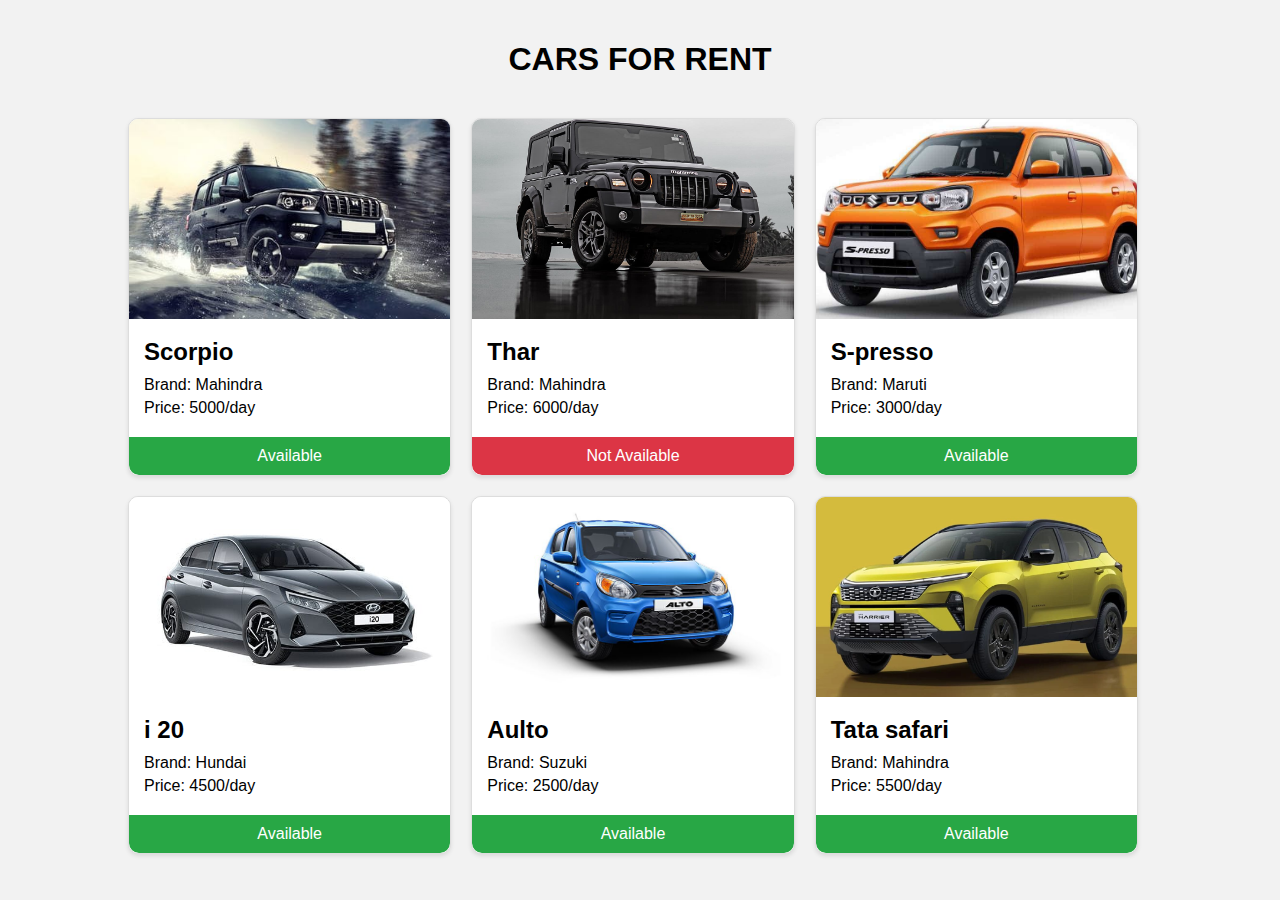
<file: car_rental_management system/avilable.html>
<!DOCTYPE html>
<html lang="en">
<head>
    <meta charset="UTF-8">
    <meta name="viewport" content="width=device-width, initial-scale=1.0">
    <title>Car Rental System</title>
    <style>
        body {
            font-family: Arial, sans-serif;
            background-color: #f2f2f2;
            margin: 0;
            padding: 0;
        }
        .container {
            width: 80%;
            margin: 0 auto;
            padding: 20px;
        }
        h1 {
            text-align: center;
            margin-bottom: 40px;
        }
        .car-list {
            display: flex;
            flex-wrap: wrap;
            gap: 20px;
        }
        .car-item {
            background-color: #fff;
            border: 1px solid #ddd;
            border-radius: 10px;
            overflow: hidden;
            width: calc(33.333% - 20px);
            box-shadow: 0 2px 4px rgba(0,0,0,0.1);
        }
        .car-item img {
            width: 100%;
            height: 200px;
            object-fit: cover;
        }
        .car-details {
            padding: 15px;
        }
        .car-details h2 {
            margin: 0 0 10px;
        }
        .car-details p {
            margin: 5px 0;
        }
        .availability {
            padding: 10px;
            text-align: center;
            color: #fff;
            border-radius: 0 0 10px 10px;
        }
        .available {
            background-color: #28a745;
        }
        .not-available {
            background-color: #dc3545;
        }
    </style>
</head>
<body>

<div class="container">
    <h1>CARS FOR RENT</h1>
    <div class="car-list">
        <div class="car-item">
            <img src="WhatsApp Image 2024-06-20 at 11.21.48 PM.jpeg" alt="Car 1">
            <div class="car-details">
                <h2>Scorpio</h2>
                <p>Brand: Mahindra</p>
                <p>Price: 5000/day</p>
            </div>
            <div class="availability available">Available</div>
        </div>
        <div class="car-item">
            <img src="2.jpg" alt="Car 2">
            <div class="car-details">
                <h2>Thar</h2>
                <p>Brand:  Mahindra</p>
                <p>Price: 6000/day</p>
            </div>
            <div class="availability not-available">Not Available</div>
        </div>
        <div class="car-item">
            <img src="3.jpg" alt="Car 3">
            <div class="car-details">
                <h2>S-presso</h2>
                <p>Brand: Maruti</p>
                <p>Price: 3000/day</p>
            </div>
            <div class="availability available">Available</div>
        </div>
        <!-- Add more cars as needed -->
        <div class="car-item">
            <img src="4.jpg" alt="Car 3">
            <div class="car-details">
                <h2>i 20</h2>
                <p>Brand: Hundai</p>
                <p>Price: 4500/day</p>
            </div>
            <div class="availability available">Available</div>
        </div>
        <div class="car-item">
            <img src="5.jpg" alt="Car 3">
            <div class="car-details">
                <h2>Aulto</h2>
                <p>Brand: Suzuki</p>
                <p>Price: 2500/day</p>
            </div>
            <div class="availability available">Available</div>
        </div>
        <div class="car-item">
            <img src="6.jpg" alt="Car 3">
            <div class="car-details">
                <h2>Tata safari</h2>
                <p>Brand: Mahindra</p>
                <p>Price: 5500/day</p>
            </div>
            <div class="availability available">Available</div>
        </div>
    </div>
</div>

</body>
</html>
</file>
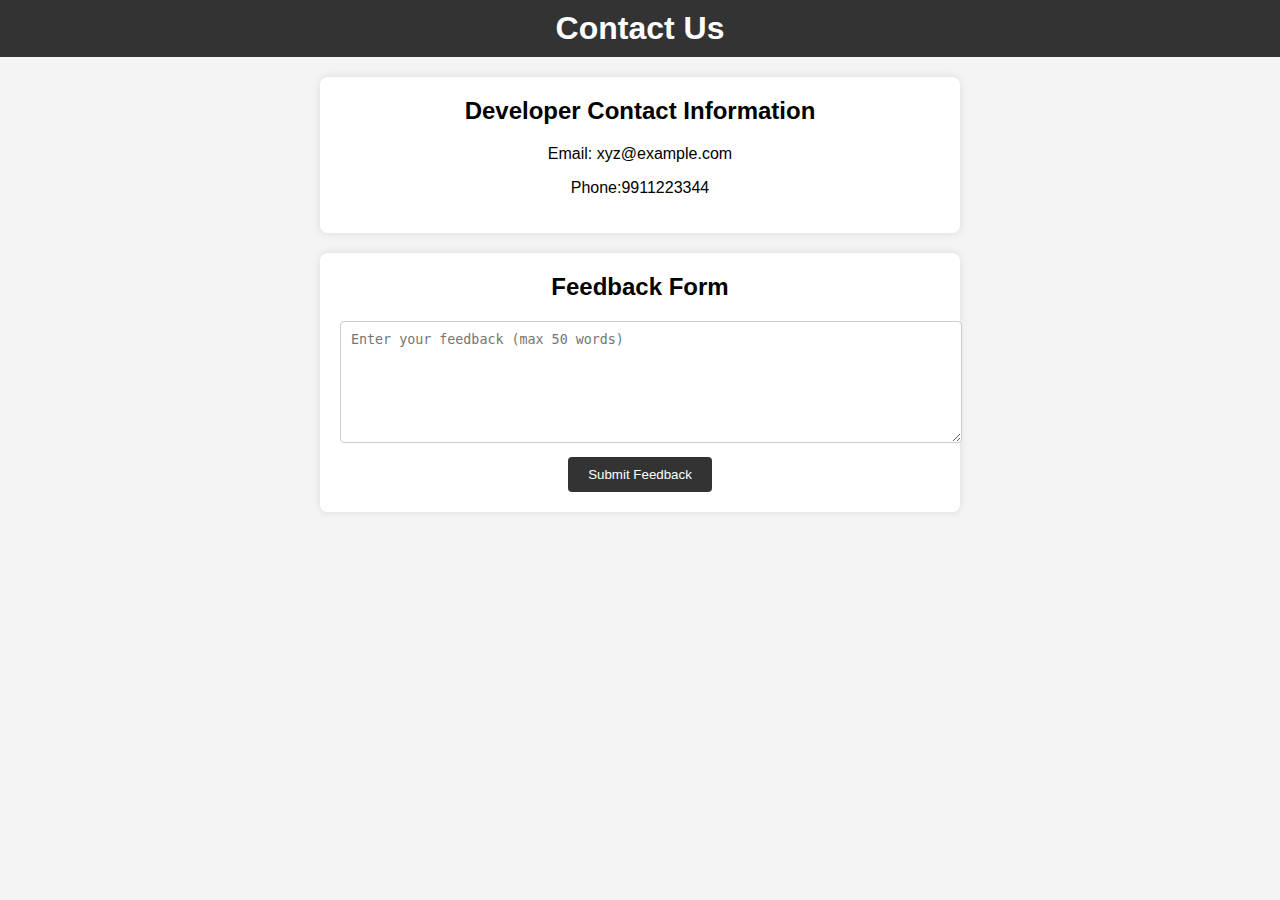
<file: car_rental_management system/contact.html>
<!DOCTYPE html>
<html lang="en">
<head>
    <meta charset="UTF-8">
    <meta name="viewport" content="width=device-width, initial-scale=1.0">
    <title>Contact Us - Car Rental Management System</title>
    <style>
        body {
            font-family: Arial, sans-serif;
            margin: 0;
            padding: 0;
            background-color: #f4f4f4;
            text-align: center;
        }
        .header {
            background-color: #333;
            color: #fff;
            padding: 10px 0;
        }
        .header h1 {
            margin: 0;
        }
        .content {
            margin: 20px;
        }
        .contact-info, .feedback-form {
            background-color: #fff;
            padding: 20px;
            margin: 20px auto;
            box-shadow: 0 0 10px rgba(0,0,0,0.1);
            width: 80%;
            max-width: 600px;
            border-radius: 8px;
        }
        .contact-info h2, .feedback-form h2 {
            margin-top: 0;
        }
        .feedback-form textarea {
            width: 100%;
            height: 100px;
            margin-bottom: 10px;
            border: 1px solid #ccc;
            border-radius: 4px;
            padding: 10px;
        }
        .feedback-form input[type="submit"] {
            background-color: #333;
            color: #fff;
            border: none;
            padding: 10px 20px;
            border-radius: 4px;
            cursor: pointer;
        }
        .car-image {
            width: 100%;
            max-width: 600px;
            margin: 20px auto;
        }
        .car-image img {
            width: 100%;
            border-radius: 8px;
        }
    </style>
</head>
<body>
    <div class="header">
        <h1>Contact Us</h1>
    </div>

    <div class="content">
        <div class="car-image">
            
        </div>

        <div class="contact-info">
            <h2>Developer Contact Information</h2>
            <p>Email: xyz@example.com</p>
            <p>Phone:9911223344</p>
        </div>

        <div class="feedback-form">
            <h2>Feedback Form</h2>
            <form action="#">
                <textarea name="feedback" maxlength="50" placeholder="Enter your feedback (max 50 words)"></textarea>
                <br>
                <input type="submit" value="Submit Feedback">
            </form>
        </div>
    </div>
</body>
</html>
</file>
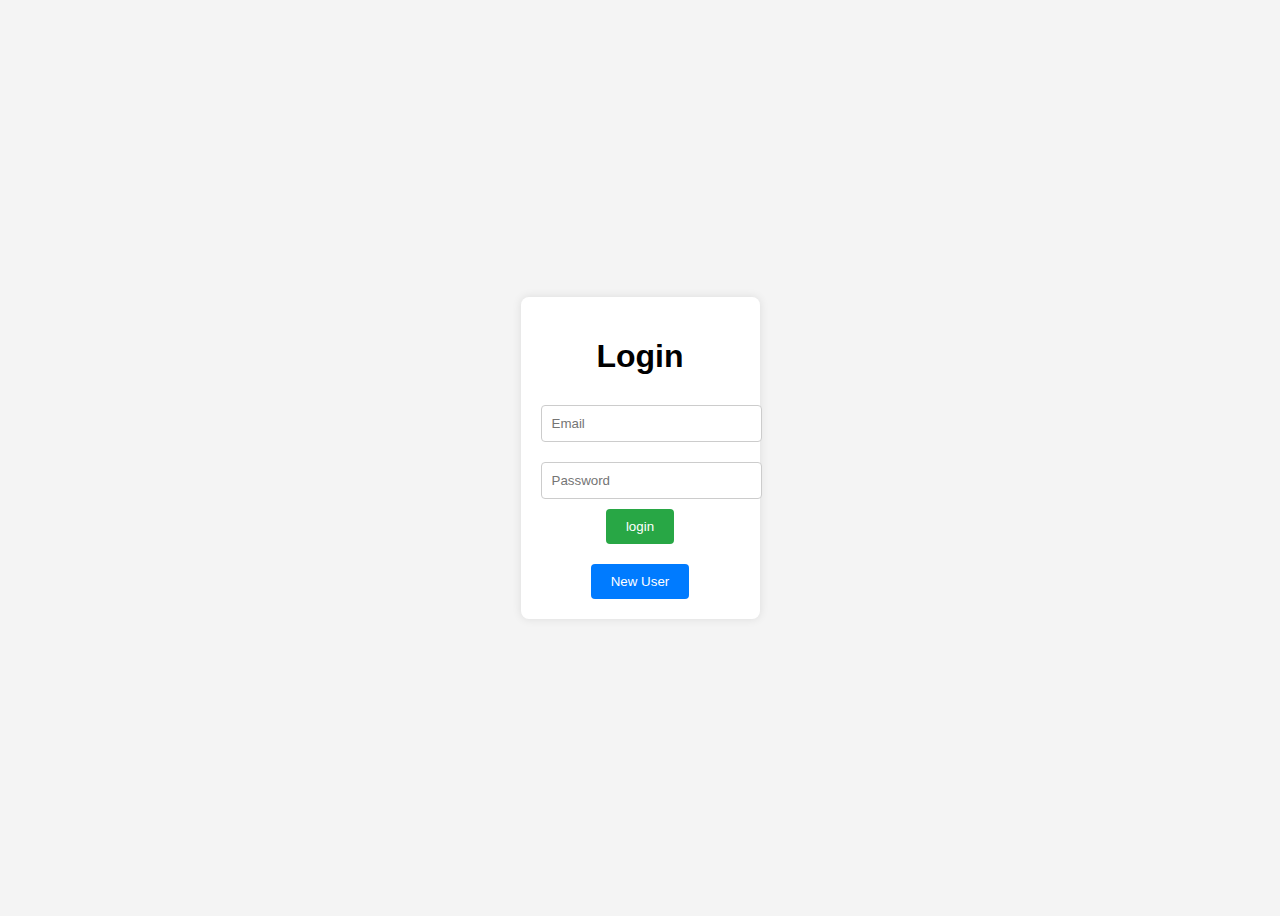
<file: car_rental_management system/main.html>
<!DOCTYPE html>
    <html lang="en">
<head>
    <meta charset="UTF-8">
    <meta name="viewport" content="width=device-width, initial-scale=1.0">
    <title>Car Rental Management System</title>
    <style>
        body {
            font-family: Arial, sans-serif;
            background-color: #f4f4f4;
            display: flex;
            justify-content: center;
            align-items: center;
            height: 100vh;
        }
        .container {
            background-color: #fff;
            padding: 20px;
            border-radius: 8px;
            box-shadow: 0 0 10px rgba(0, 0, 0, 0.1);
            text-align: center;
        }
        .container h1 {
            margin-bottom: 20px;
        }
        .container input {
            width: 100%;
            padding: 10px;
            margin: 10px 0;
            border: 1px solid #ccc;
            border-radius: 4px;
        }
        .container button {
            padding: 10px 20px;
            background-color: #28a745;
            color: #fff;
            border: none;
            border-radius: 4px;
            cursor: pointer;
        }
        .container button:hover {
            background-color: #218838;
        }
        .container .new-user {
            margin-top: 20px;
            background-color: #007bff;
        }
        .container .new-user:hover {
            background-color: #065ab4;
        }
    </style>
</head>
<body>
    <div class="container">
        <h1>Login</h1>
        <form action="welcome.html" method="post">
            <input type="email" placeholder="Email" required><br>
            <input type="password" placeholder="Password" required><br>
            <a href="index.html"><button type="button">login</button>
            
            </a>
        </form>
        <button class="new-user" onclick="location.href='newuser.html'">New User</button>
    </div>
</body>
</html>
</file>
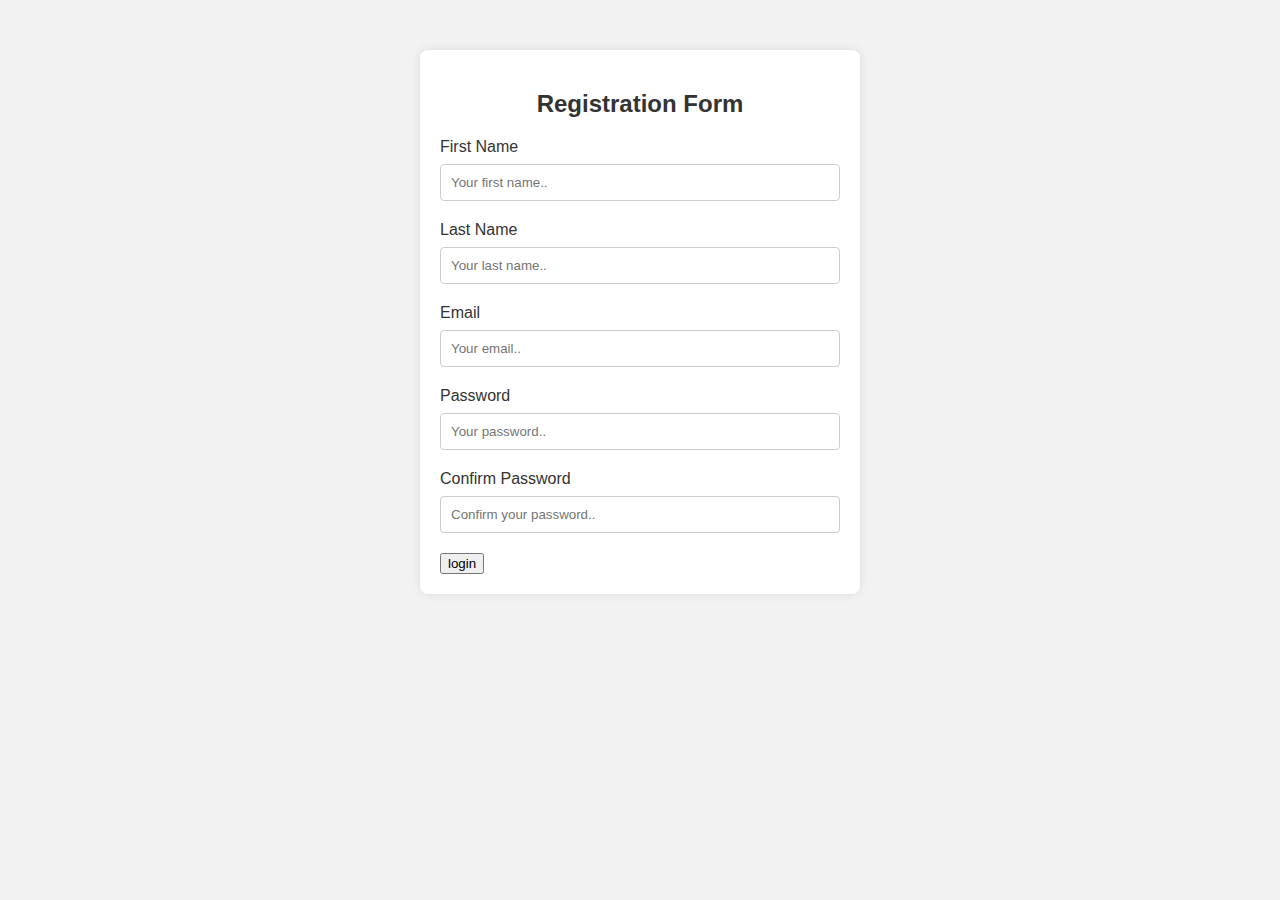
<file: car_rental_management system/newuser.html>
<!DOCTYPE html>
<html lang="en">
<head>
    <meta charset="UTF-8">
    <meta name="viewport" content="width=device-width, initial-scale=1.0">
    <title>Registration Page</title>
    <link rel="stylesheet" href="newuser.css">
</head>
<body>
    <div class="container">
        <h2>Registration Form</h2>
        <form action="/submit_registration" method="post">
            <label for="fname">First Name</label>
            <input type="text" id="fname" name="firstname" placeholder="Your first name.." required>

            <label for="lname">Last Name</label>
            <input type="text" id="lname" name="lastname" placeholder="Your last name.." required>

            <label for="email">Email</label>
            <input type="email" id="email" name="email" placeholder="Your email.." required>

            <label for="password">Password</label>
            <input type="password" id="password" name="password" placeholder="Your password.." required>

            <label for="cpassword">Confirm Password</label>
            <input type="password" id="cpassword" name="confirmpassword" placeholder="Confirm your password.." required>

            <a href="index.html"><button type="button">login</button>
            
            </a>
        </form>
    </div>
</body>
</html>
</file>
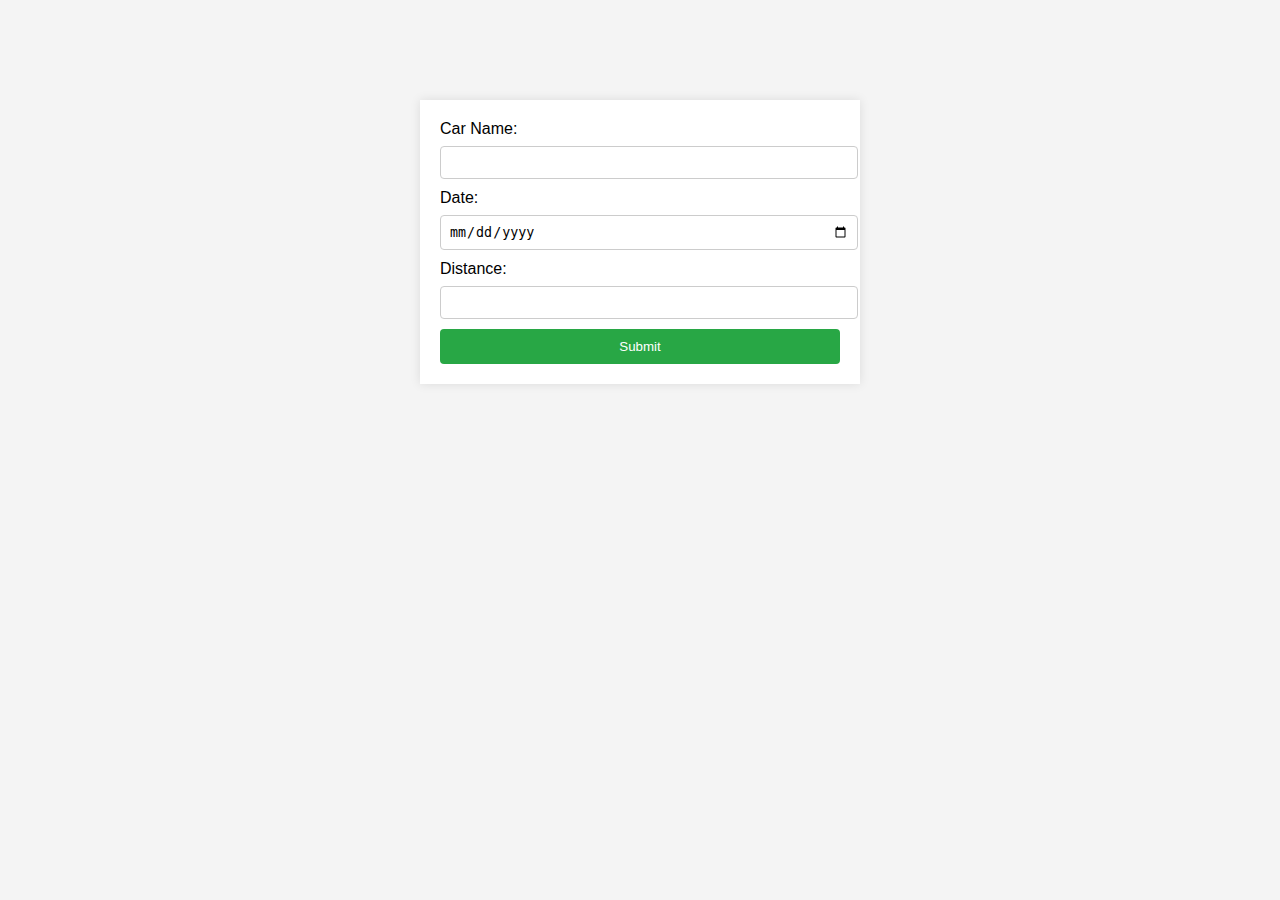
<file: car_rental_management system/page1.html>
<!DOCTYPE html>
<html lang="en">
<head>
    <meta charset="UTF-8">
    <meta name="viewport" content="width=device-width, initial-scale=1.0">
    <title>Car Information Form</title>
    <link rel="stylesheet" href="page1.css">
</head>
<body>
    <form id="carForm">
        <label for="carName">Car Name:</label>
        <input type="text" id="carName" name="carName" required>
        
        <label for="date">Date:</label>
        <input type="date" id="date" name="date" required>
        
        <label for="distance">Distance:</label>
        <input type="number" id="distance" name="distance" required>
        
        <button type="submit">Submit</button>
    </form>

    <div id="popup" class="popup">
        <div class="popup-content">
            <span class="close-btn">&times;</span>
            <h2>Car Information</h2>
            <p id="carInfo"></p>
        </div>
    </div>

    <script src="page1.js"></script>
</body>
</html>
</file>
<file: car_rental_management system/newuser.css>
body {
    font-family: Arial, sans-serif;
    background-color: #f2f2f2;
    margin: 0;
    padding: 0;
}

.container {
    width: 100%;
    max-width: 400px;
    margin: 50px auto;
    background-color: #fff;
    padding: 20px;
    box-shadow: 0 0 10px rgba(0, 0, 0, 0.1);
    border-radius: 8px;
}

h2 {
    text-align: center;
    color: #333;
}

form {
    display: flex;
    flex-direction: column;
}

label {
    margin-bottom: 8px;
    color: #333;
}

input[type="text"], input[type="email"], input[type="password"] {
    padding: 10px;
    margin-bottom: 20px;
    border: 1px solid #ccc;
    border-radius: 4px;
}
</file>
<file: car_rental_management system/page1.css>
body {
    font-family: Arial, sans-serif;
    background-color: #f4f4f4;
    margin: 0;
    padding: 0;
}

form {
    max-width: 400px;
    margin: 100px auto;
    padding: 20px;
    background: #fff;
    box-shadow: 0 0 10px rgba(0,0,0,0.1);
}

label {
    display: block;
    margin-bottom: 8px;
}

input {
    width: 100%;
    padding: 8px;
    margin-bottom: 10px;
    border: 1px solid #ccc;
    border-radius: 4px;
}

button {
    width: 100%;
    padding: 10px;
    background-color: #28a745;
    border: none;
    color: white;
    border-radius: 4px;
    cursor: pointer;
}

button:hover {
    background-color: #218838;
}

.popup {
    display: none;
    position: fixed;
    z-index: 1;
    left: 0;
    top: 0;
    width: 100%;
    height: 100%;
    overflow: auto;
    background-color: rgb(0,0,0);
    background-color: rgba(0,0,0,0.4);
    padding-top: 60px;
}

.popup-content {
    background-color: #fefefe;
    margin: 5% auto;
    padding: 20px;
    border: 1px solid #888;
    width: 80%;
    max-width: 500px;
    border-radius: 10px;
}

.close-btn {
    color: #aaa;
    float: right;
    font-size: 28px;
    font-weight: bold;
}

.close-btn:hover,
.close-btn:focus {
    color: black;
    text-decoration: none;
    cursor: pointer;
}

h2 {
    text-align: center;
}

p {
    font-size: 18px;
    text-align: center;
}
</file>
